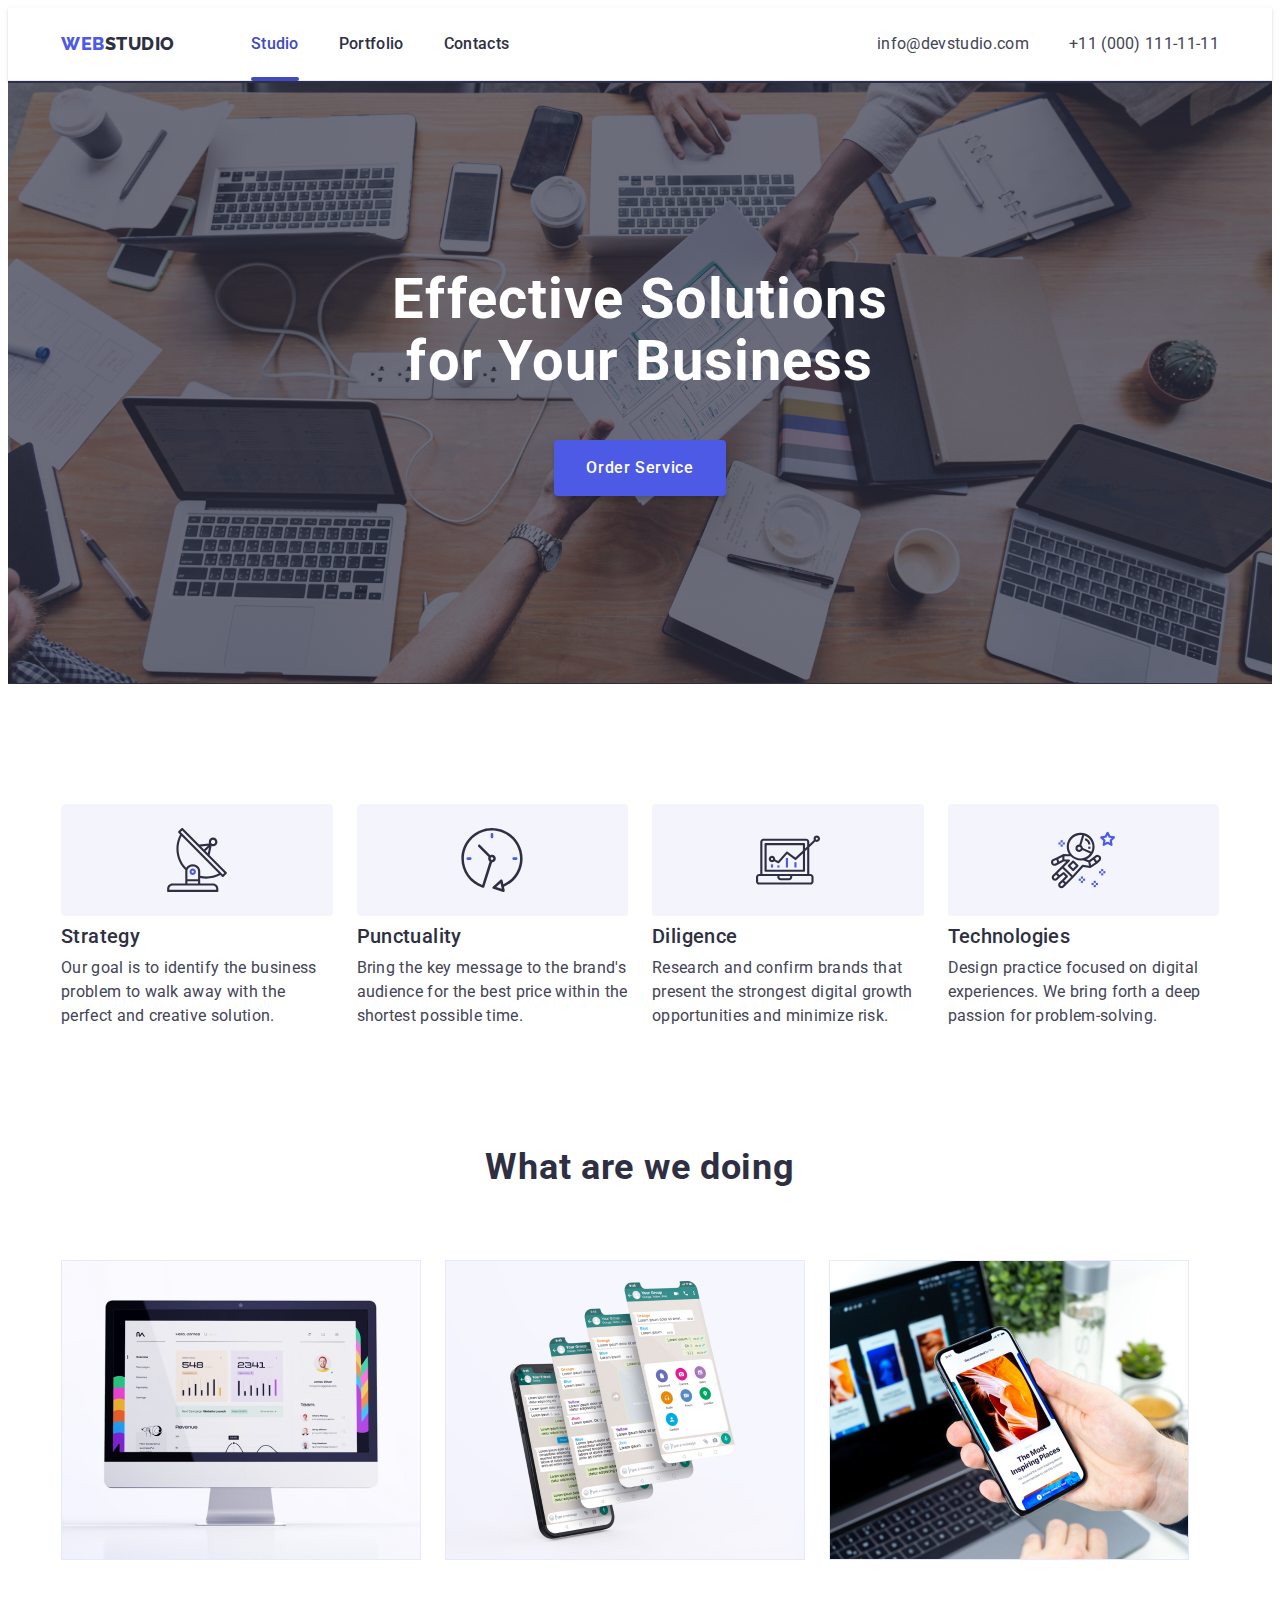
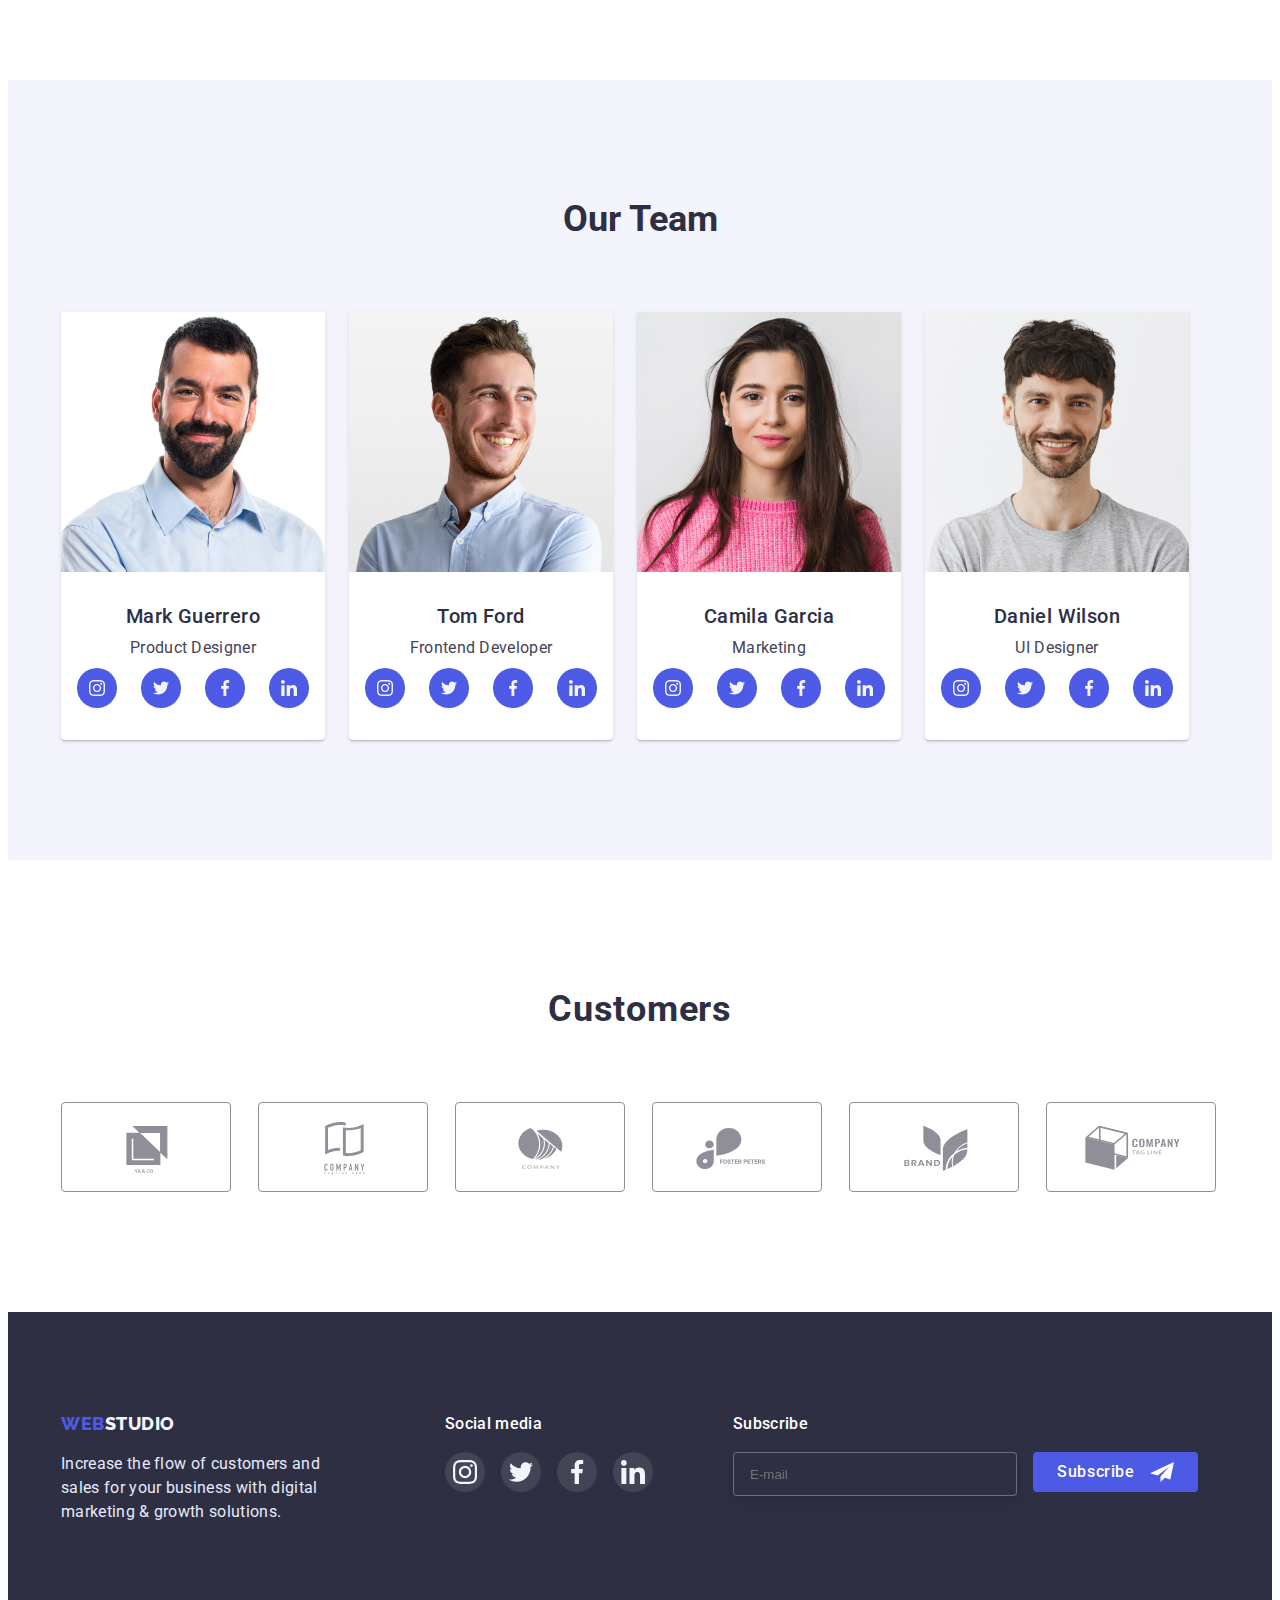
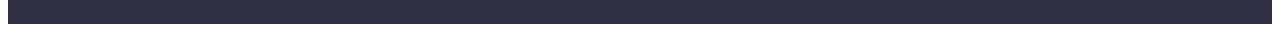
<file: index.html>
<!DOCTYPE html>
<html lang="en">
<head>
    <meta charset="UTF-8">
    <meta http-equiv="X-UA-Compatible" content="IE=edge">
    <meta name="viewport" content="width=device-width, initial-scale=1.0">
    <title>Webstudio</title>
<link rel="preconnect" href="https://fonts.googleapis.com">
<link rel="preconnect" href="https://fonts.gstatic.com" crossorigin>
<link href="https://fonts.googleapis.com/css2?family=Raleway:wght@800&family=Roboto:wght@400;500;700;900&display=swap"
    rel="stylesheet">
    <!-- Styles-->
    <link rel="stylesheet" href="https://cdnjs.cloudflare.com/ajax/libs/modern-normalize/1.1.0/modern-normalize.min.css"
        integrity="sha512-wpPYUAdjBVSE4KJnH1VR1HeZfpl1ub8YT/NKx4PuQ5NmX2tKuGu6U/JRp5y+Y8XG2tV+wKQpNHVUX03MfMFn9Q=="
        crossorigin="anonymous" referrerpolicy="no-referrer" />
    <link rel="stylesheet" href="./css/styles.css">
</head>
<body>
    <header class="border-box">
        <div class="container">
            <div class="header-container">
        <nav class="header-nav">
            <a href="./index.html" class="logo-first">WEB<span class="logo-second">STUDIO</span></a>
            <ul class="header-menu">
                <li><a class="header-link current" href="./index.html">Studio</a></li>
                <li><a class="header-link" href="./portfolio.html">Portfolio</a></li>
                <li><a class="header-link" href="">Contacts</a></li>
            </ul>
        </nav>
        <address class="heading-address">
            <ul class="header-tel">
                <li><a class="header-address" href="mailto:info@devstudio.com">info@devstudio.com</a></li>
                <li><a class="header-address" href="tel:+110001111111">+11 (000) 111-11-11</a></li>
            </ul>
        </address>
            </div>
        </div>
    </header>
    <main>
        <section class="hero-first section">
           <div class="container">
            <div class="container-hero">
            <h1 class="hero-title"> Effective Solutions for Your Business</h1>
            <button class="hero-button" data-modal-open type="button">Order Service</button>
            </div>
        </div>
        </section>
        <section class="section section-benefits">
            <div class="container">
            <h2 class="visually-hidden">company benefits</h2>
            <ul class="container-benefits">
                <li class="list-benefits">
                    <div class="benefits-icon-link">
                        <svg class="benefits-icon">
                            <use href="./images/icons.svg#icon-antenna"></use>
                        </svg>
                    </div>
                    <h3 class="heading-benefits">Strategy</h3>
                    <p class="text-benefits">Our goal is to identify the business problem to walk away with the perfect and creative solution.</p>
                </li>
                <li class="list-benefits">
                    <div class="benefits-icon-link">
                        <svg class="benefits-icon">
                            <use href="./images/icons.svg#icon-clock"></use>
                        </svg>
                    </div>
                    <h3 class="heading-benefits">Punctuality</h3>
                    <p class="text-benefits">Bring the key message to the brand's audience for the best price within the shortest possible time.</p>
                </li>
                <li class="list-benefits">
                    <div class="benefits-icon-link">
                        <svg class="benefits-icon">
                            <use href="./images/icons.svg#icon-diagram"></use>
                        </svg>
                    </div>
                    <h3 class="heading-benefits">Diligence</h3>
                    <p class="text-benefits">Research and confirm brands that present the strongest digital growth opportunities and minimize risk.</p>
                </li>
                <li class="list-benefits">
                    <div class="benefits-icon-link">
                        <svg class="benefits-icon">
                            <use href="./images/icons.svg#icon-astronaut"></use>
                        </svg>
                    </div>
                    <h3 class="heading-benefits">Technologies</h3>
                    <p class="text-benefits">Design practice focused on digital experiences. We bring forth a deep passion for problem-solving.</p>
                </li>
            </ul>
            </div>
        </section>
        <section class="section-doing">
            <div class="container">
            <h2 class="title-doing">What are we doing</h2>
            <ul class="images-doing">
                <li><img src="./images/monitor.jpg" alt="monitor" width="360"></li>
                <li><img src="./images/display.jpg" alt="display" width="360"></li>
                <li><img src="./images/monitordisplay.jpg" alt="monitor display" width="360"></li>
            </ul>
            </div>
        </section>
        <section class="team-section">
            <div class="container">
            <h2 class="title-team">Our Team</h2>
            <ul class="container-team">
                <li class="box-team">
                    <img src="./images/markguerrero.jpg" alt="mark guerrero" width="264">
                    <div class="experts"><h3 class="heading-team">Mark Guerrero</h3>
                    <p class="text-team">Product Designer</p>
                    <ul class="socials-list">
                        <li class="socials-item">
                            <a class="socials-link" href="">
                                <svg class="socials-icon">
                                    <use href="./images/icons.svg#icon-instagram"></use>
                                </svg>
                            </a></li>
                        <li class="socials-item"><a class="socials-link" href="">
                            <svg class="socials-icon">
                                <use href="./images/icons.svg#icon-twitter"></use>
                            </svg>
                        </a></li>
                        <li class="socials-item"><a class="socials-link" href="">
                            <svg class="socials-icon">
                                <use href="./images/icons.svg#icon-facebook"></use>
                            </svg>
                        </a></li>
                        <li class="socials-item"><a class="socials-link" href="">
                            <svg class="socials-icon">
                                <use href="./images/icons.svg#icon-linkedin"></use>
                            </svg>
                        </a></li>
                    </ul></div>
                </li>
                <li class="box-team">
                    <img src="./images/tomford.jpg" alt="tom ford" width="264">
                    <div class="experts"><h3 class="heading-team">Tom Ford</h3>
                    <p class="text-team">Frontend Developer</p>
                    <ul class="socials-list">
                        <li class="socials-item">
                            <a class="socials-link" href="">
                                <svg class="socials-icon">
                                    <use href="./images/icons.svg#icon-instagram"></use>
                                </svg>
                            </a>
                        </li>
                        <li class="socials-item"><a class="socials-link" href="">
                                <svg class="socials-icon">
                                    <use href="./images/icons.svg#icon-twitter"></use>
                                </svg>
                            </a></li>
                        <li class="socials-item"><a class="socials-link" href="">
                                <svg class="socials-icon">
                                    <use href="./images/icons.svg#icon-facebook"></use>
                                </svg>
                            </a></li>
                        <li class="socials-item"><a class="socials-link" href="">
                                <svg class="socials-icon">
                                    <use href="./images/icons.svg#icon-linkedin"></use>
                                </svg>
                            </a></li>
                    </ul>
                    </div>
                </li>
                <li class="box-team">
                    <img src="./images/camilagarcia.jpg" alt="camila garcia" width="264">
                    <div class="experts"><h3 class="heading-team">Camila Garcia</h3>
                    <p class="text-team">Marketing</p>
                    <ul class="socials-list">
                        <li class="socials-item">
                            <a class="socials-link" href="">
                                <svg class="socials-icon">
                                    <use href="./images/icons.svg#icon-instagram"></use>
                                </svg>
                            </a>
                        </li>
                        <li class="socials-item"><a class="socials-link" href="">
                                <svg class="socials-icon">
                                    <use href="./images/icons.svg#icon-twitter"></use>
                                </svg>
                            </a></li>
                        <li class="socials-item"><a class="socials-link" href="">
                                <svg class="socials-icon">
                                    <use href="./images/icons.svg#icon-facebook"></use>
                                </svg>
                            </a></li>
                        <li class="socials-item"><a class="socials-link" href="">
                                <svg class="socials-icon">
                                    <use href="./images/icons.svg#icon-linkedin"></use>
                                </svg>
                            </a></li>
                    </ul>
                    </div>
                </li>
                <li class="box-team">
                    <img src="./images/danielwilson.jpg" alt="daniel wilson" width="264">
                    <div class="experts"><h3 class="heading-team">Daniel Wilson</h3>
                    <p class="text-team">UI Designer</p>
                    <ul class="socials-list">
                        <li class="socials-item">
                            <a class="socials-link" href="">
                                <svg class="socials-icon">
                                    <use href="./images/icons.svg#icon-instagram"></use>
                                </svg>
                            </a>
                        </li>
                        <li class="socials-item"><a class="socials-link" href="">
                                <svg class="socials-icon">
                                    <use href="./images/icons.svg#icon-twitter"></use>
                                </svg>
                            </a></li>
                        <li class="socials-item"><a class="socials-link" href="">
                                <svg class="socials-icon">
                                    <use href="./images/icons.svg#icon-facebook"></use>
                                </svg>
                            </a></li>
                        <li class="socials-item"><a class="socials-link" href="">
                                <svg class="socials-icon">
                                    <use href="./images/icons.svg#icon-linkedin"></use>
                                </svg>
                            </a></li>
                    </ul>
                    </div>
                </li>
            </ul>
            </div>
        </section>
        <section class="section-customers">
            <div class="container">
            <h2 class="title-customers">Customers</h2>
            <ul class="customers-list">
                <li class="customers-item">
                    <a class="customers-link" href="">
                        <svg class="customers-icon">
                            <use href="./images/icons.svg#icon-yaco"></use>
                        </svg>
                    </a>
                </li>
                <li class="customers-item">
                    <a class="customers-link" href="">
                        <svg class="customers-icon">
                            <use href="./images/icons.svg#icon-companyhere"></use>
                        </svg>
                    </a>
                </li>
                <li class="customers-item">
                    <a class="customers-link" href="">
                        <svg class="customers-icon">
                            <use href="./images/icons.svg#icon-company"></use>
                        </svg>
                    </a>
                </li>
                <li class="customers-item">
                    <a class="customers-link" href="">
                        <svg class="customers-icon">
                            <use href="./images/icons.svg#icon-foster"></use>
                        </svg>
                    </a>
                </li>
                <li class="customers-item">
                    <a class="customers-link" href="">
                        <svg class="customers-icon">
                            <use href="./images/icons.svg#icon-brand"></use>
                        </svg>
                    </a>
                </li>
                <li class="customers-item">
                    <a class="customers-link" href="">
                        <svg class="customers-icon">
                            <use href="./images/icons.svg#icon-companyline"></use>
                        </svg>
                    </a>
                </li>
            </ul>
            </div>
        </section>
    </main>
    <footer class="footer">
        <div class="container footer-flex">
            <div class="footer-logo">
            <a href="./index.html" class="logo-first">WEB<span class="logo-lower">STUDIO</span></a>
            <p class="text-footer">Increase the flow of customers and sales for your business with digital marketing & growth solutions.</p>
            </div>
        <div class="">
            <h2 class="footer-text-socials">Social media</h2>
            <ul class="footer-socials-list">
                <li class="footer-socials-item">
                    <a class="footer-socials-link" href="">
                        <svg class="footer-socials-icon">
                            <use href="./images/icons.svg#icon-instagram"></use>
                        </svg>
                    </a>
                </li>
                <li class="footer-socials-item">
                    <a class="footer-socials-link" href="">
                        <svg class="footer-socials-icon">
                            <use href="./images/icons.svg#icon-twitter"></use>
                        </svg>
                    </a>
                </li>
                <li class="footer-socials-item">
                    <a class="footer-socials-link" href="">
                        <svg class="footer-socials-icon">
                            <use href="./images/icons.svg#icon-facebook"></use>
                        </svg>
                    </a></li>
                <li class="footer-socials-item">
                    <a class="footer-socials-link" href="">
                        <svg class="footer-socials-icon">
                            <use href="./images/icons.svg#icon-linkedin"></use>
                        </svg>
                    </a></li>
            </ul>
        </div>
            <div class="subscribe-box">
                <p class="subscribe-title">Subscribe</p>
                    <form class="subscribe-field">
                     <input type="email" name="user-email" class="subscribe-input" required
                        pattern="email" placeholder="E-mail"/>
                        <button type="submit" class="subscribe-button-submit">Subscribe 
                        <svg class="subscribe-icon">
                        <use href="./images/icons.svg#icon-frame"></use>
                        </svg>
                        </button>
                    </form>
            </div>
        </div>
        </footer>
        <div class="backdrop is-hidden" data-modal>
            <div class="modal">
                <button class="modal-close" type="button" data-modal-close>
                    <svg class="modal-icon">
                        <use href="./images/icons.svg#icon-closeblack"></use>
                    </svg>
                </button>
                 <p class="name-form">Leave your contacts and we will call you back</p>
                <form class="modal-form">
                    <label class="modal-form-field">
                        <span class="modal-form-input-desk">Name</span>
                        <span class="modal-form-input-wrapper">
                        <input 
                        type="text" 
                        name="user-name" 
                        class="modal-form-input" 
                        required 
                        pattern="^[a-zA-Zа-яА-Я]+"
                        minlength="2"
                        />
                        <svg class="modal-form-icon">
                            <use href="./images/icons.svg#icon-person"></use>
                        </svg></span>
                    </label>
                    <label class="modal-form-field">
                        <span class="modal-form-input-desk">Phone</span>
                        <span class="modal-form-input-wrapper"><input type="tel" 
                        name="user-phone" 
                        class="modal-form-input" 
                        required
                        pattern="[0-9]{3}-[0-9]{3}-[0-9]{2}-[0-9]{2}"
                        title="xxx-xxx-xx-xx"
                        />
                        <svg class="modal-form-icon">
                            <use href="./images/icons.svg#icon-phone"></use>
                        </svg></span>
                    </label>
                    <label class="modal-form-field">
                        <span class="modal-form-input-desk">Email</span>
                        <span class="modal-form-input-wrapper"><input 
                        type="email" 
                        name="user-email" 
                        class="modal-form-input" 
                        required
                        pattern="email"
                        />
                        <svg class="modal-form-icon">
                            <use href="./images/icons.svg#icon-email"></use>
                        </svg></span>
                    </label>
                    <label class="modal-form-field-comment">
                        <span class="modal-form-input-desk">Comment</span>
                        <textarea 
                        name="user-message" 
                        class="modal-form-comment" 
                        placeholder="Text input">
                    </textarea>
                    </label>
                    <input id="user-policy" type="checkbox" name="user-policy" class="modal-form-check visually-hidden"/>
                    <label for="user-policy" class="modal-form-check-desc">I accept the terms and conditions of the&nbsp;
                    <a class="modal-form-check-desc-second" href="">Privacy Policy</a>
                    </label>
                    <button type="submit" class="modal-form-submit">Send</button>
                </form>
            </div>
        </div>
        <script src="./js/modal.js"></script>
</body>
</html>
</file>
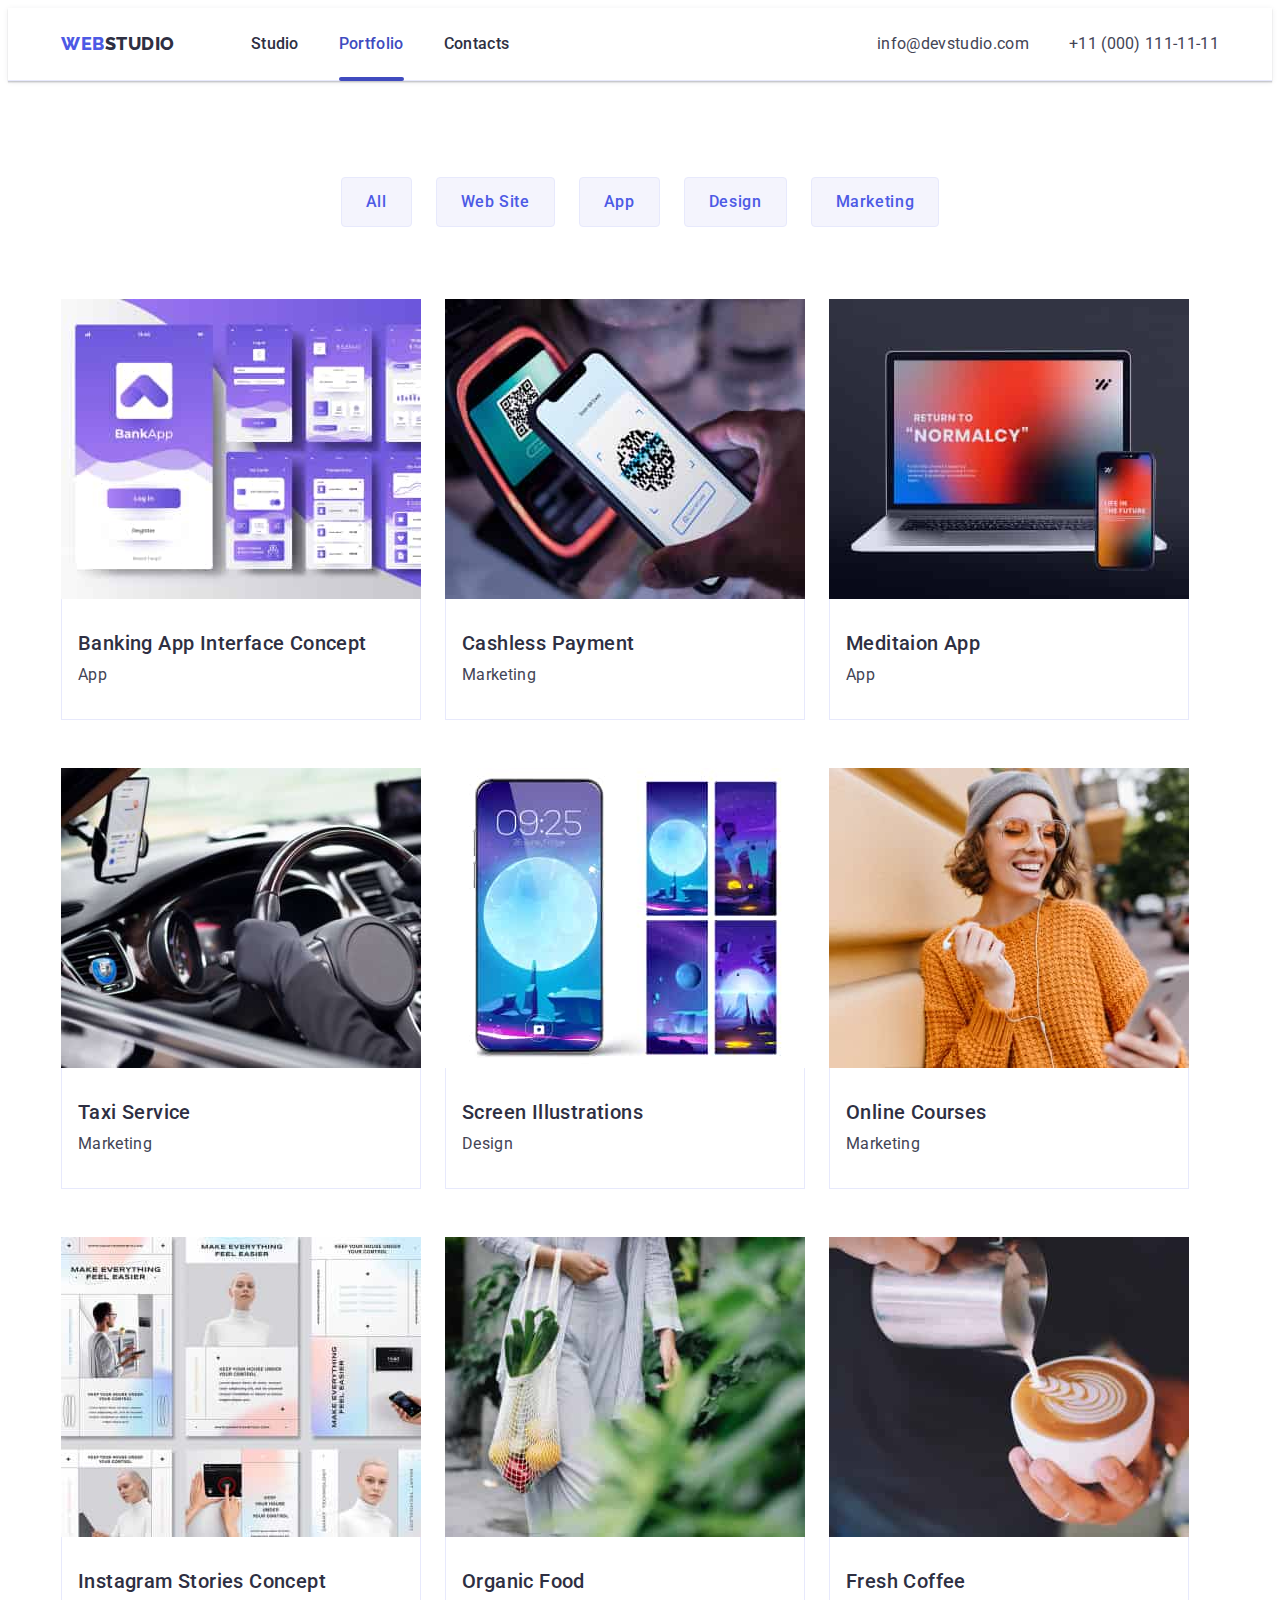
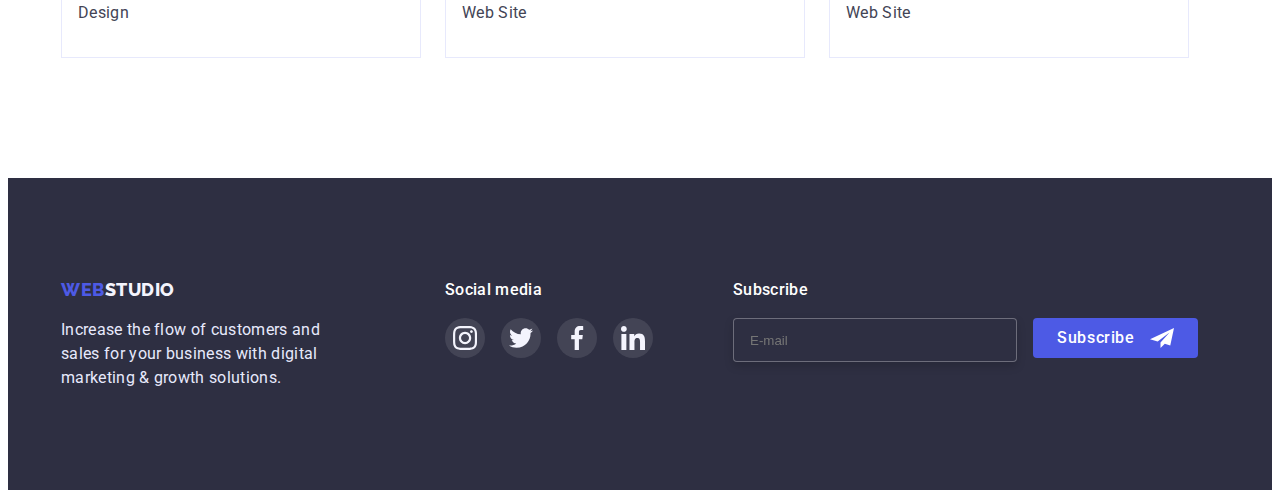
<file: portfolio.html>
<!DOCTYPE html>
<html lang="en">

<head>
    <meta charset="UTF-8">
    <meta http-equiv="X-UA-Compatible" content="IE=edge">
    <meta name="viewport" content="width=device-width, initial-scale=1.0">
    <title>Webstudio</title>
    <link rel="preconnect" href="https://fonts.googleapis.com">
    <link rel="preconnect" href="https://fonts.gstatic.com" crossorigin>
    <link
        href="https://fonts.googleapis.com/css2?family=Raleway:wght@800&family=Roboto:wght@400;500;700;900&display=swap"
        rel="stylesheet">
    <!-- Styles-->
    <link rel="stylesheet" href="https://cdnjs.cloudflare.com/ajax/libs/modern-normalize/1.1.0/modern-normalize.min.css"
        integrity="sha512-wpPYUAdjBVSE4KJnH1VR1HeZfpl1ub8YT/NKx4PuQ5NmX2tKuGu6U/JRp5y+Y8XG2tV+wKQpNHVUX03MfMFn9Q=="
        crossorigin="anonymous" referrerpolicy="no-referrer" />
    <link rel="stylesheet" href="./css/styles.css">
</head>

<body>
    <header class="border-box">
        <div class="container">
            <div class="header-container">
                <nav class="header-nav">
                    <a href="./index.html" class="logo-first">WEB<span class="logo-second">STUDIO</span></a>
                    <ul class="header-menu">
                        <li><a class="header-link" href="./index.html">Studio</a></li>
                        <li><a class="header-link current" href="./portfolio.html">Portfolio</a></li>
                        <li><a class="header-link" href="">Contacts</a></li>
                    </ul>
                </nav>
                <address class="heading-address">
                    <ul class="header-tel">
                        <li><a class="header-address" href="mailto:info@devstudio.com">info@devstudio.com</a></li>
                        <li><a class="header-address" href="tel:+110001111111">+11 (000) 111-11-11</a></li>
                    </ul>
                </address>
            </div>
        </div>
    </header>
    <main>
        <section class="section-portfolio">
            <div class="container">
            <h1 class="visually-hidden">Portfolio</h1>
            <ul class="portfolio-filter">
                <li><button type="button" class="button-portfolio">All</button></li>
                <li><button type="button" class="button-portfolio">Web Site</button></li>
                <li><button type="button" class="button-portfolio">App</button></li>
                <li><button type="button" class="button-portfolio">Design</button></li>
                <li><button type="button" class="button-portfolio">Marketing</button></li>
            </ul>
            <ul class="portfolio-box">
                <li class="box-portfolio">
                    <a class="portfolio-link" href="">
                        <div class="portfolio-services">
                        <img src="./images/portfolio/banking-app.jpg" alt="banking-app" width="360">
                        <div class="portfolio-overlay">
                            <p class="text-overlay">14 Stylish and User-Friendly App Design Concepts · Task Manager App · Calorie Tracker App ·
                                Exotic Fruit Ecommerce App ·
                                Cloud Storage App</p>
                        </div>  
                    </div>                     
                     <div class="box-name">
                        <h2 class="box-product">Banking App Interface Concept</h2>
                        <p class="box-filter">App</p></div>
                    </a>
                </li>
                <li class="box-portfolio">
                    <a class="portfolio-link" href="">
                        <div class="portfolio-services">
                            <img src="./images/portfolio/cashless-payment.jpg" alt="cashless-payment" width="360">
                            <div class="portfolio-overlay">
                                <p class="text-overlay">14 Stylish and User-Friendly App Design Concepts · Task Manager App · Calorie Tracker App · Exotic Fruit Ecommerce App ·
                                Cloud Storage App</p>
                            </div>
                        </div>
                        <div class="box-name">
                        <h2 class="box-product">Cashless Payment</h2>
                        <p class="box-filter">Marketing</p></div>
                    </a>
                </li>
                <li class="box-portfolio">
                    <a class="portfolio-link" href="">
                        <div class="portfolio-services">
                        <img src="./images/portfolio/meditaion-app.jpg" alt="meditaion-app" width="360">
                        <div class="portfolio-overlay">
                            <p class="text-overlay">14 Stylish and User-Friendly App Design Concepts · Task Manager App · Calorie Tracker App ·
                                Exotic Fruit Ecommerce App ·
                                Cloud Storage App</p>
                        </div>
                    </div>
                        <div class="box-name">
                        <h2 class="box-product">Meditaion App</h2>
                        <p class="box-filter">App</p></div>
                    </a>
                </li>
                <li class="box-portfolio">
                    <a class="portfolio-link" href="">
                        <div class="portfolio-services">
                        <img src="./images/portfolio/taxi-service.jpg" alt="taxi-service" width="360">
                        <div class="portfolio-overlay">
                            <p class="text-overlay">14 Stylish and User-Friendly App Design Concepts · Task Manager App · Calorie Tracker App ·
                                Exotic Fruit Ecommerce App ·
                                Cloud Storage App</p>
                        </div>
                    </div>
                        <div class="box-name">
                        <h2 class="box-product">Taxi Service</h2>
                        <p class="box-filter">Marketing</p></div>
                    </a>
                </li>
                <li class="box-portfolio">
                    <a class="portfolio-link" href="">
                        <div class="portfolio-services">
                        <img src="./images/portfolio/screen-illustrations.jpg" alt="screen-illustrations" width="360">
                            <div class="portfolio-overlay">
                            <p class="text-overlay">14 Stylish and User-Friendly App Design Concepts · Task Manager App · Calorie Tracker App ·
                                Exotic Fruit Ecommerce App ·
                                Cloud Storage App</p>
                        </div>
                    </div>
                        <div class="box-name">
                        <h2 class="box-product">Screen Illustrations</h2>
                        <p class="box-filter">Design</p></div>
                    </a>
                </li>
                <li class="box-portfolio">
                    <a class="portfolio-link" href="">
                        <div class="portfolio-services">
                        <img src="./images/portfolio/online-courses.jpg" alt="a girl with a phone" width="360">
                        <div class="portfolio-overlay">
                            <p class="text-overlay">14 Stylish and User-Friendly App Design Concepts · Task Manager App · Calorie Tracker App ·
                                Exotic Fruit Ecommerce App ·
                                Cloud Storage App</p>
                        </div>
                        </div>
                        <div class="box-name">
                        <h2 class="box-product">Online Courses</h2>
                        <p class="box-filter">Marketing</p></div>
                    </a>
                </li>
                <li class="box-portfolio">
                    <a class="portfolio-link" href="">
                        <div class="portfolio-services">
                        <img src="./images/portfolio/instagram-stories.jpg" alt="photos from Instagram" width="360">
                        <div class="portfolio-overlay">
                            <p class="text-overlay">14 Stylish and User-Friendly App Design Concepts · Task Manager App · Calorie Tracker App ·
                                Exotic Fruit Ecommerce App ·
                                Cloud Storage App</p>
                        </div>
                        </div>
                        <div class="box-name">
                        <h2 class="box-product">Instagram Stories Concept</h2>
                        <p class="box-filter">Design</p></div>
                    </a>
                </li>
                <li class="box-portfolio">
                    <a class="portfolio-link" href="">
                        <div class="portfolio-services">
                        <img src="./images/portfolio/organic-food.jpg" alt="woman with groceries" width="360">
                        <div class="portfolio-overlay">
                            <p class="text-overlay">14 Stylish and User-Friendly App Design Concepts · Task Manager App · Calorie Tracker App ·
                                Exotic Fruit Ecommerce App ·
                                Cloud Storage App</p>
                        </div>
                    </div>
                        <div class="box-name">
                        <h2 class="box-product">Organic Food</h2>
                        <p class="box-filter">Web Site</p></div>
                    </a>
                </li>
                <li class="box-portfolio">
                    <a class="portfolio-link" href="">
                        <div class="portfolio-services">
                        <img src="./images/portfolio/fresh-coffee.jpg" alt="Cup of coffee" width="360">
                        <div class="portfolio-overlay">
                            <p class="text-overlay">14 Stylish and User-Friendly App Design Concepts · Task Manager App · Calorie Tracker App ·
                                Exotic Fruit Ecommerce App ·
                                Cloud Storage App</p>
                        </div>
                    </div>
                        <div class="box-name">
                        <h2 class="box-product">Fresh Coffee</h2>
                        <p class="box-filter">Web Site</p></div>
                    </a>
                </li>
            </ul>
            </div>
        </section>
    </main>
<footer class="footer">
    <div class="container footer-flex">
        <div class="footer-logo">
            <a href="./index.html" class="logo-first">WEB<span class="logo-lower">STUDIO</span></a>
            <p class="text-footer">Increase the flow of customers and sales for your business with digital marketing &
                growth solutions.</p>
        </div>
        <div class="">
            <h2 class="footer-text-socials">Social media</h2>
            <ul class="footer-socials-list">
                <li class="footer-socials-item">
                    <a class="footer-socials-link" href="">
                        <svg class="footer-socials-icon">
                            <use href="./images/icons.svg#icon-instagram"></use>
                        </svg>
                    </a>
                </li>
                <li class="footer-socials-item">
                    <a class="footer-socials-link" href="">
                        <svg class="footer-socials-icon">
                            <use href="./images/icons.svg#icon-twitter"></use>
                        </svg>
                    </a>
                </li>
                <li class="footer-socials-item">
                    <a class="footer-socials-link" href="">
                        <svg class="footer-socials-icon">
                            <use href="./images/icons.svg#icon-facebook"></use>
                        </svg>
                    </a>
                </li>
                <li class="footer-socials-item">
                    <a class="footer-socials-link" href="">
                        <svg class="footer-socials-icon">
                            <use href="./images/icons.svg#icon-linkedin"></use>
                        </svg>
                    </a>
                </li>
            </ul>
        </div>
        <div class="subscribe-box">
            <p class="subscribe-title">Subscribe</p>
            <form class="subscribe-field">
                <input type="email" name="user-email" class="subscribe-input" required pattern="email"
                    placeholder="E-mail" />
                <button type="submit" class="subscribe-button-submit">Subscribe
                    <svg class="subscribe-icon">
                        <use href="./images/icons.svg#icon-frame"></use>
                    </svg>
                </button>
            </form>
        </div>
    </div>
</footer>
</body>
</html>
</file>
<file: css/styles.css>
:root {
  --color-primery: #2e2f42;
  --color-secondary: #434455;
  --color-logo-button: #4d5ae5;
  --color-hover: #404bbf;
  --color-background: #ffffff;
  --color-background-sec: #f4f4fd;
  --color-border: #e7e9fc;
  --color-icon: #8e8f99;
  --color-icon-hover: #31d0aa;
  --color-modal: #fcfcfc;
  --color-modal-comment: #757575;
}
body {
  font-family: "Roboto", sans-serif;
  font-size: 16px;
  color: var(--color-primery);
}
p,
h1,
h2,
h3 {
  margin-top: 0;
  margin-bottom: 0;
}
.container {
  width: 100%;
  max-width: 1158px;
  padding: 0 15px;
  margin: 0 auto;
}
ul {
  list-style-type: none;
  margin: 0;
  padding: 0;
}
a {
  text-decoration: none;
}
img {
  display: block;
  max-width: 100%;
  height: auto;
}
.border-box {
  background-color: var(--color-background);
  border-bottom: 1px solid var(--color-border);
  box-shadow: 0px 2px 1px rgba(46, 47, 66, 0.08),
    0px 1px 1px rgba(46, 47, 66, 0.16), 0px 1px 6px rgba(46, 47, 66, 0.08);
}
/* Header */
.header-container {
  display: flex;
  align-items: center;
}
.header-nav {
  display: flex;
  align-items: center;
  gap: 76px;
}
.header-menu {
  display: flex;
  gap: 40px;
}
.header-tel {
  display: flex;
  gap: 40px;
}
.heading-address {
  margin-left: auto;
}
.logo-first {
  color: var(--color-logo-button);
  font-family: "Raleway";
  font-style: normal;
  font-weight: 800;
  font-size: 18px;
  line-height: 1.33;
  letter-spacing: 0.03em;
  text-decoration: none;
}
.logo-second {
  color: var(--color-primery);
}
.header-link {
  text-decoration: none;
  font-weight: 500;
  font-size: 16px;
  letter-spacing: 0.02em;
  line-height: 1.5;
  color: var(--color-primery);
  padding: 24px 0;
  display: block;
  position: relative;
  transition-property: color;
  transition-duration: 250ms;
  transition-timing-function: cubic-bezier(0.4, 0, 0.2, 1);
}
.header-link:hover,
.header-link:focus {
  color: var(--color-hover);
}
.current {
  color: var(--color-hover);
}
.header-link.current::after {
  display: block;
  width: 100%;
  height: 4px;
  border-radius: 2px;
  background-color: currentColor;
  content: "";
  position: absolute;
  bottom: -1px;
}
.header-address {
  color: var(--color-secondary);
  font-weight: 400;
  font-size: 16px;
  line-height: 1.5;
  letter-spacing: 0.02em;
  font-style: normal;
  padding: 24px 0;
  display: block;
  transition-property: color;
  transition-duration: 250ms;
  transition-timing-function: cubic-bezier(0.4, 0, 0.2, 1);
}
.header-address:hover {
  color: var(--color-hover);
}
.header-address:focus {
  color: var(--color-hover);
}
/* Hero section */
.hero-first {
  background-color: var(--color-primery);
  padding: 188px 0;
  background-image: linear-gradient(
      rgba(46, 47, 66, 0.7),
      rgba(46, 47, 66, 0.7)
    ),
    url(../images/people-office.jpg);
  background-repeat: no-repeat;
  background-position: center;
  max-width: 1440px;
  margin: 0 auto;
}
.container-hero {
  width: 496px;
  margin: 0 auto;
  text-align: center;
}
.hero-title {
  font-weight: 700;
  font-size: 56px;
  line-height: 1.1;
  letter-spacing: 0.02em;
  color: var(--color-background);
  margin-bottom: 48px;
}
.hero-button {
  background-color: var(--color-logo-button);
  color: var(--color-background);
  border-radius: 4px;
  box-shadow: 0px 4px 4px rgba(0, 0, 0, 0.15);
  border: none;
  font-family: "Roboto", sans-serif;
  font-weight: 500;
  font-size: 16px;
  line-height: 1.5;
  letter-spacing: 0.04em;
  cursor: pointer;
  padding: 16px 32px;
  transition-property: background-color;
  transition-duration: 250ms;
  transition-timing-function: cubic-bezier(0.4, 0, 0.2, 1);
}
.hero-button:hover {
  background-color: var(--color-hover);
}
/* Benefits */
.visually-hidden {
  position: absolute;
  white-space: nowrap;
  width: 1px;
  height: 1px;
  overflow: hidden;
  border: 0;
  padding: 0;
  clip: rect(0 0 0 0);
  clip-path: inset(50%);
  margin: -1px;
}
.heading-benefits {
  font-weight: 500;
  font-size: 20px;
  letter-spacing: 0.02em;
  line-height: 1.2;
  margin-bottom: 8px;
}
.text-benefits {
  color: var(--color-secondary);
  font-size: 16px;
  letter-spacing: 0.02em;
  line-height: 1.5;
}
.container-benefits {
  display: flex;
  gap: 24px;
}
.list-benefits {
  flex-basis: calc((100% - 72px) / 4);
}
.section-benefits {
  padding: 120px 0;
}
.benefits-icon {
  width: 64px;
  height: 64px;
}
.benefits-icon-link {
  display: flex;
  align-items: center;
  justify-content: center;
  height: 112px;
  border-radius: 4px;
  margin-bottom: 8px;
  background-color: var(--color-background-sec);
}
/* Doing */
.title-doing {
  font-weight: 700;
  font-size: 36px;
  line-height: 1.11;
  letter-spacing: 0.02em;
  text-align: center;
  margin-bottom: 72px;
}
.images-doing {
  display: flex;
  gap: 24px;
  flex-basis: calc((100% - 48px) / 3);
}
.section-doing {
  padding-bottom: 120px;
}

/* Our team*/
.team-section {
  background-color: var(--color-background-sec);
  padding: 120px 0;
}
.box-team {
  background-color: var(--color-background);
  box-shadow: 0px 1px 6px rgba(46, 47, 66, 0.08),
    0px 1px 1px rgba(46, 47, 66, 0.16), 0px 2px 1px rgba(46, 47, 66, 0.08);
  border-radius: 0px 0px 4px 4px;
}
.title-team {
  font-weight: 700;
  font-size: 36px;
  line-height: 1.11;
  text-align: center;
  margin-bottom: 72px;
}
.heading-team {
  font-weight: 500;
  font-size: 20px;
  line-height: 1.2;
  letter-spacing: 0.02em;
  text-align: center;
  margin-bottom: 8px;
}
.text-team {
  color: var(--color-secondary);
  line-height: 1.5;
  letter-spacing: 0.02em;
  text-align: center;
  margin-bottom: 8px;
}
.container-team {
  display: flex;
  gap: 24px;
  flex-basis: calc((100% - 72px) / 4);
}
.experts {
  padding: 32px 16px;
}
.socials-icon {
  width: 16px;
  height: 16px;
  fill: var(--color-background-sec);
}
.socials-link {
  display: flex;
  align-items: center;
  justify-content: center;
  width: 100%;
  height: 100%;
  background-color: var(--color-logo-button);
  border-radius: 50%;
  transition-property: background-color;
  transition-duration: 250ms;
  transition-timing-function: cubic-bezier(0.4, 0, 0.2, 1);
}
.socials-item {
  width: 40px;
  height: 40px;
}
.socials-list {
  display: flex;
  gap: 24px;
  justify-content: center;
}
.socials-link:hover,
.socials-link:focus {
  background-color: var(--color-hover);
}
/* Customers */
.title-customers {
  font-weight: 700;
  font-size: 36px;
  line-height: 1.11;
  letter-spacing: 0.02em;
  text-align: center;
  margin-bottom: 72px;
  color: var(--color-primery);
}
.customers-list {
  gap: 24px;
  display: flex;
}
.customers-item {
  flex-basis: calc((100% - 120px) / 6);
}
.customers-icon {
  width: 104px;
  height: 56px;
  fill: var(--color-icon);
  transition-property: fill;
  transition-duration: 250ms;
  transition-timing-function: cubic-bezier(0.4, 0, 0.2, 1);
}
.customers-link {
  display: flex;
  align-items: center;
  justify-content: center;
  width: 168px;
  height: 88px;
  border: 1px solid var(--color-icon);
  border-radius: 4px;
  transition-property: border-color;
  transition-duration: 250ms;
  transition-timing-function: cubic-bezier(0.4, 0, 0.2, 1);
}
.customers-link:hover,
.customers-link:focus {
  border-color: var(--color-hover);
}
.customers-link:hover .customers-icon,
.customers-link:focus .customers-icon {
  fill: var(--color-hover);
}
.section-customers {
  padding-top: 130px;
  padding-bottom: 120px;
}
/* Footer */
.footer {
  background-color: var(--color-primery);
  padding: 100px 0;
}
.footer-flex {
  display: flex;
  flex-direction: row;
}
.text-footer {
  color: var(--color-border);
  line-height: 1.5;
  letter-spacing: 0.02em;
  width: 264px;
  margin-top: 16px;
}
.footer-logo {
  margin-right: 120px;
}
.logo-lower {
  color: var(--color-background-sec);
}
.footer-text-socials {
  font-weight: 500;
  font-size: 16px;
  line-height: 1.5;
  letter-spacing: 0.02em;
  margin-bottom: 16px;
  color: var(--color-background);
}
.footer-socials-icon {
  width: 24px;
  height: 24px;
  fill: var(--color-background-sec);
}
.footer-socials-link:hover,
.footer-socials-link:focus {
  background-color: var(--color-icon-hover);
}
.footer-socials-link {
  display: flex;
  align-items: center;
  justify-content: center;
  width: 40px;
  height: 40px;
  background-color: rgba(255, 255, 255, 0.1);
  border-radius: 50%;
  transition-property: background-color;
  transition-duration: 250ms;
  transition-timing-function: cubic-bezier(0.4, 0, 0.2, 1);
}
.footer-socials-list {
  display: flex;
  gap: 16px;
  margin-right: 80px;
}
/* Subscribe footer */
.subscribe-box {
  display: block;
}
.subscribe-field {
  display: flex;
  justify-content: center;
}
.subscribe-title {
  font-family: "Roboto";
  font-style: normal;
  font-weight: 500;
  font-size: 16px;
  line-height: 1.5;
  letter-spacing: 0.02em;
  color: var(--color-background);
  margin-bottom: 16px;
}
.subscribe-icon {
  width: 24px;
  height: 24px;
  fill: #ffffff;
}
.subscribe-input {
  width: 264px;
  height: 40px;
  border: 1px solid rgba(255, 255, 255, 0.3);
  filter: drop-shadow(0px 4px 4px rgba(0, 0, 0, 0.15));
  border-radius: 4px;
  margin-right: 16px;
  color: var(--color-background);
  background-color: #2e2f42;
  padding-left: 16px;
  transition-property: border;
  transition-duration: 250ms;
  transition-timing-function: cubic-bezier(0.4, 0, 0.2, 1);
}
.subscribe-input:focus {
  outline: none;
  border: 1px solid var(--color-logo-button);
}
.subscribe-button-submit {
  display: flex;
  align-items: center;
  justify-content: space-between;
  width: 165px;
  height: 40px;
  padding: 0 24px 0 24px;
  background-color: var(--color-logo-button);
  color: var(--color-background);
  border-radius: 4px;
  border: none;
  font-family: "Roboto", sans-serif;
  font-weight: 500;
  font-size: 16px;
  line-height: 1.5;
  letter-spacing: 0.04em;
  cursor: pointer;
  transition-property: background-color;
  transition-duration: 250ms;
  transition-timing-function: cubic-bezier(0.4, 0, 0.2, 1);
}
.subscribe-button-submit:hover,
.subscribe-button-submit:focus {
  background-color: var(--color-hover);
}
/* Portfolio */
.section-portfolio {
  padding-top: 96px;
  padding-bottom: 120px;
}
.button-portfolio {
  color: var(--color-logo-button);
  background-color: var(--color-background-sec);
  border: 1px solid var(--color-border);
  font-family: "Roboto", sans-serif;
  border-radius: 4px;
  font-weight: 500;
  font-size: 16px;
  line-height: 1.5;
  letter-spacing: 0.04em;
  cursor: pointer;
  padding: 12px 24px;
  transition-property: color, background-color, border-color, box-shadow;
  transition-duration: 250ms;
  transition-timing-function: cubic-bezier(0.4, 0, 0.2, 1);
}
.button-portfolio:hover {
  color: var(--color-background);
  background-color: var(--color-hover);
  border-color: transparent;
  box-shadow: 0px 3px 1px rgba(0, 0, 0, 0.1), 0px 2px 1px rgba(0, 0, 0, 0.08),
    0px 2px 2px rgba(0, 0, 0, 0.12);
}
.button-portfolio:focus {
  color: var(--color-background);
  background-color: var(--color-hover);
  box-shadow: 0px 3px 1px rgba(0, 0, 0, 0.1), 0px 2px 1px rgba(0, 0, 0, 0.08),
    0px 2px 2px rgba(0, 0, 0, 0.12);
}
.portfolio-filter {
  gap: 24px;
  display: flex;
  justify-content: center;
  margin-bottom: 72px;
}
.box-portfolio {
  background-color: var(--color-background);
}
.portfolio-link {
  display: block;
  transition-property: box-shadov;
  transition-duration: 250ms;
  transition-timing-function: cubic-bezier(0.4, 0, 0.2, 1);
}
.portfolio-link:hover,
.portfolio-link:focus {
  box-shadow: 0px 1px 6px rgba(46, 47, 66, 0.08),
    0px 1px 1px rgba(46, 47, 66, 0.16), 0px 2px 1px rgba(46, 47, 66, 0.08);
}
.portfolio-box {
  display: flex;
  column-gap: 24px;
  row-gap: 48px;
  flex-wrap: wrap;
  flex-basis: calc((100% - 48px) / 3);
}
.portfolio-services {
  position: relative;
  overflow: hidden;
}
.portfolio-overlay {
  position: absolute;
  width: 100%;
  height: 100%;
  left: 0;
  top: 0;
  background-color: var(--color-logo-button);
  padding-top: 40px;
  padding-left: 32px;
  padding-right: 32px;
  transform: translateY(100%);
  transition: transform 250ms;
}
.text-overlay {
  font-family: "Roboto";
  font-style: normal;
  font-weight: 400;
  font-size: 16px;
  line-height: 1.5;
  color: var(--color-background-sec);
}
.portfolio-link:hover .portfolio-overlay,
.portfolio-link:focus .portfolio-overlay {
  transform: translateY(0);
}
.box-name {
  border-left: 1px solid var(--color-border);
  border-right: 1px solid var(--color-border);
  border-bottom: 1px solid var(--color-border);
  padding: 32px 16px;
}
.box-product {
  color: var(--color-primery);
  font-weight: 500;
  font-size: 20px;
  line-height: 1.2;
  letter-spacing: 0.02em;
  margin-bottom: 8px;
}
.box-filter {
  color: var(--color-secondary);
  line-height: 1.5;
  letter-spacing: 0.02em;
}
/* Modal */
.backdrop {
  position: fixed;
  top: 0;
  left: 0;
  display: flex;
  align-items: center;
  justify-content: center;
  width: 100%;
  height: 100%;
  background-color: rgba(46, 47, 66, 0.4);
  transition: opacity 250ms cubic-bezier(0.4, 0, 0.2, 1),
    visibility 250ms cubic-bezier(0.4, 0, 0.2, 1);
}
.backdrop.is-hidden {
  opacity: 0;
  visibility: hidden;
  pointer-events: none;
}
.modal {
  position: relative;
  width: 100%;
  height: 100%;
  max-width: 408px;
  max-height: 584px;
  background-color: var(--color-modal);
  padding: 72px 24px 24px 24px;
}
.modal-close {
  position: absolute;
  top: 24px;
  right: 24px;
  width: 24px;
  height: 24px;
  background-color: #e7e9fc;
  border: 1px solid rgba(0, 0, 0, 0.1);
  border-radius: 50%;
  cursor: pointer;
  transition-property: background-color, fill;
  transition-duration: 250ms;
  transition-timing-function: cubic-bezier(0.4, 0, 0.2, 1);
}
.modal-close:hover,
.modal-close:focus {
  background-color: var(--color-hover);
  fill: var(--color-background);
}
.modal-icon {
  width: 8px;
  height: 8px;
}
/* Modal form */
.name-form {
  font-style: normal;
  font-weight: 500;
  line-height: 1.5;
  text-align: center;
  letter-spacing: 0.02em;
  margin-bottom: 16px;
  color: var(--color-primery);
}
.modal-form {
  display: flex;
  flex-direction: column;
}
.modal-form-field {
  margin-bottom: 8px;
}
.modal-form-field-comment {
  margin-bottom: 16px;
}
.modal-form-input {
  width: 100%;
  height: 40px;
  border: 1px solid rgba(33, 33, 33, 0.2);
  border-radius: 4px;
  padding-left: 38px;
  font-size: 18px;
  color: var(--color-primery);
  transition-property: border;
  transition-duration: 250ms;
  transition-timing-function: cubic-bezier(0.4, 0, 0.2, 1);
}
.modal-form-input:focus {
  outline: none;
  border: 1px solid var(--color-logo-button);
}
.modal-form-input:focus + .modal-form-icon {
  fill: var(--color-logo-button);
}
.modal-form-input-desk {
  display: block;
  font-family: "Roboto";
  font-style: normal;
  font-weight: 400;
  font-size: 12px;
  line-height: 1.2;
  letter-spacing: 0.04em;
  color: var(--color-icon);
  margin-bottom: 4px;
}
.modal-form-icon {
  position: absolute;
  display: block;
  width: 18px;
  height: 24px;
  fill: var(--color-primery);
  top: 50%;
  transform: translateY(-50%);
  left: 19px;
  transition-property: fill;
  transition-duration: 250ms;
  transition-timing-function: cubic-bezier(0.4, 0, 0.2, 1);
}
.modal-form-input-wrapper {
  position: relative;
}
.modal-form-comment {
  display: block;
  width: 100%;
  height: 120px;
  resize: none;
  padding: 8px 16px;
  border: 1px solid rgba(33, 33, 33, 0.2);
  border-radius: 4px;
  transition-property: border;
  transition-duration: 250ms;
  transition-timing-function: cubic-bezier(0.4, 0, 0.2, 1);
}
.modal-form-comment:focus {
  outline: none;
  border: 1px solid var(--color-logo-button);
}
.modal-form-comment::placeholder {
  font-family: "Roboto";
  font-style: normal;
  font-weight: 400;
  font-size: 12px;
  line-height: 1.2;
  letter-spacing: 0.04em;
  color: rgba(117, 117, 117, 0.5);
}
.modal-form-check-desc::before {
  content: "";
  display: block;
  width: 16px;
  height: 16px;
  border: 1.25px solid #2e2f42;
  border-radius: 2px;
  cursor: pointer;
  margin-right: 8px;
}
.modal-form-check:checked + .modal-form-check-desc::before {
  background-color: var(--color-logo-button);
  background-image: url(/images/click.svg);
}
.modal-form-check-desc {
  display: flex;
  align-items: center;
  margin-bottom: 24px;
  font-size: 12px;
  line-height: 1.2;
  letter-spacing: 0.04em;
  color: var(--color-modal-comment);
}
.modal-form-check-desc-second {
  text-decoration: underline;
  color: var(--color-logo-button);
}
.modal-form-submit {
  align-self: center;
  width: 169px;
  height: 56px;
  background-color: var(--color-logo-button);
  color: var(--color-background);
  border-radius: 4px;
  box-shadow: 0px 4px 4px rgba(0, 0, 0, 0.15);
  border: none;
  font-family: "Roboto", sans-serif;
  font-weight: 500;
  font-size: 16px;
  line-height: 1.5;
  letter-spacing: 0.04em;
  cursor: pointer;
  padding: 16px 32px;
  transition-property: background-color;
  transition-duration: 250ms;
  transition-timing-function: cubic-bezier(0.4, 0, 0.2, 1);
}
.modal-form-submit:hover,
.modal-form-submit:focus {
  background-color: var(--color-hover);
}
</file>
